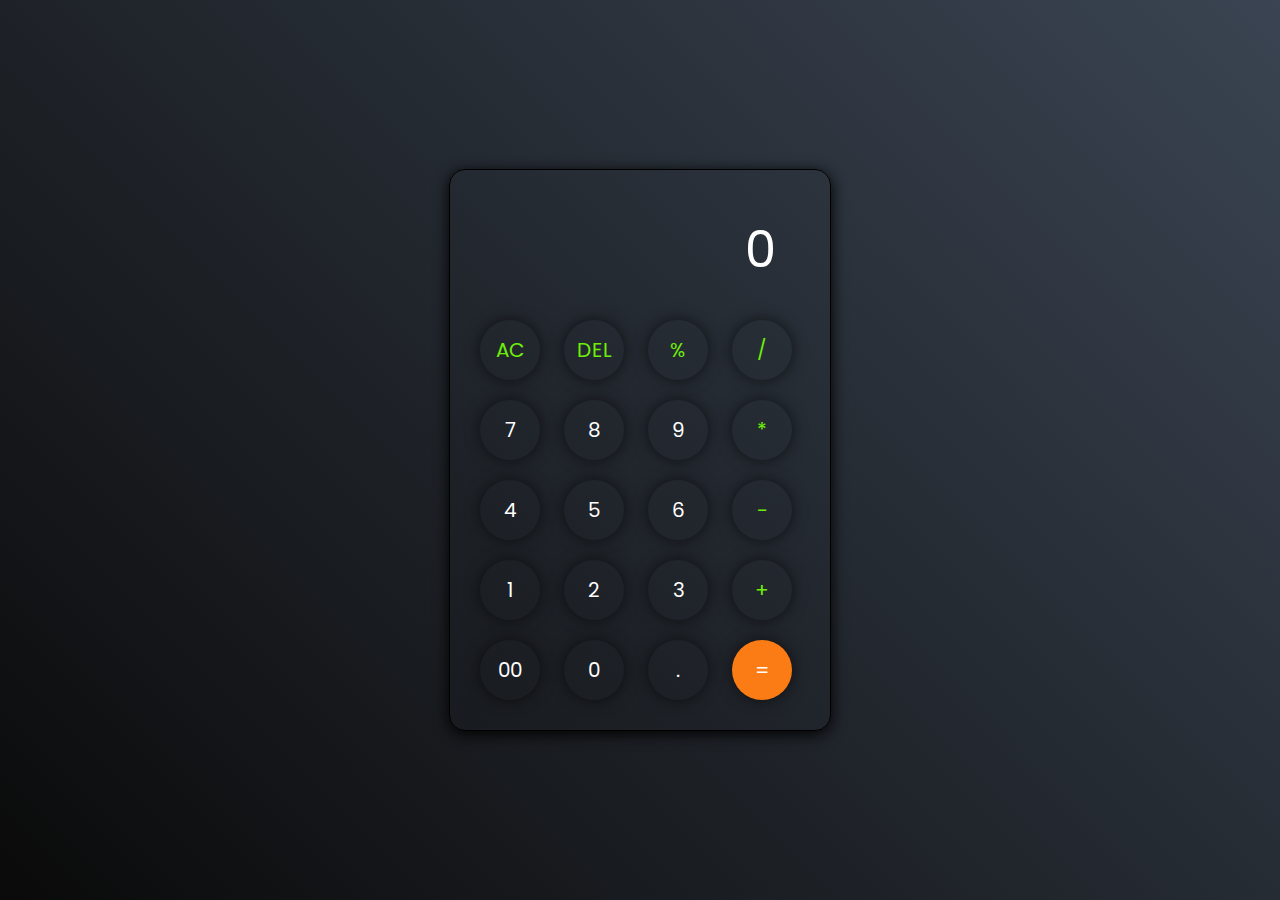
<file: index.html>
<!DOCTYPE html>
<html lang="en">

<head>
    <meta charset="UTF-8">
    <meta name="viewport" content="width=device-width, initial-scale=1.0">
    <link rel="stylesheet" href="cal.css">
    <link rel="preconnect" href="https://fonts.googleapis.com">
    <link rel="preconnect" href="https://fonts.gstatic.com" crossorigin>
    <link
        href="https://fonts.googleapis.com/css2?family=Poppins:ital,wght@0,100;0,200;0,300;0,400;0,500;0,600;0,700;0,800;0,900;1,100;1,200;1,300;1,400;1,500;1,600;1,700;1,800;1,900&display=swap"
        rel="stylesheet">
    <title>Calculator</title>
</head>

<body>
    <div class="calculator">
        <input type="text" placeholder="0" id="inputbox" disabled>

        <div>
            <button class="operator">AC</button>
            <button class="operator">DEL</button>
            <button class="operator">%</button>
            <button class="operator">/</button>
        </div>
        <div>
            <button>7</button>
            <button>8</button>
            <button>9</button>
            <button class="operator">*</button>
        </div>
        <div>
            <button>4</button>
            <button>5</button>
            <button>6</button>
            <button class="operator">-</button>
        </div>
        <div>
            <button>1</button>
            <button>2</button>
            <button>3</button>
            <button class="operator">+</button>
        </div>
        <div>
            <button>00</button>
            <button>0</button>
            <button>.</button>
            <button class="equalBtn">=</button>
        </div>
    </div>
<script src="cal.js"></script>
</body>

</html>
</file>
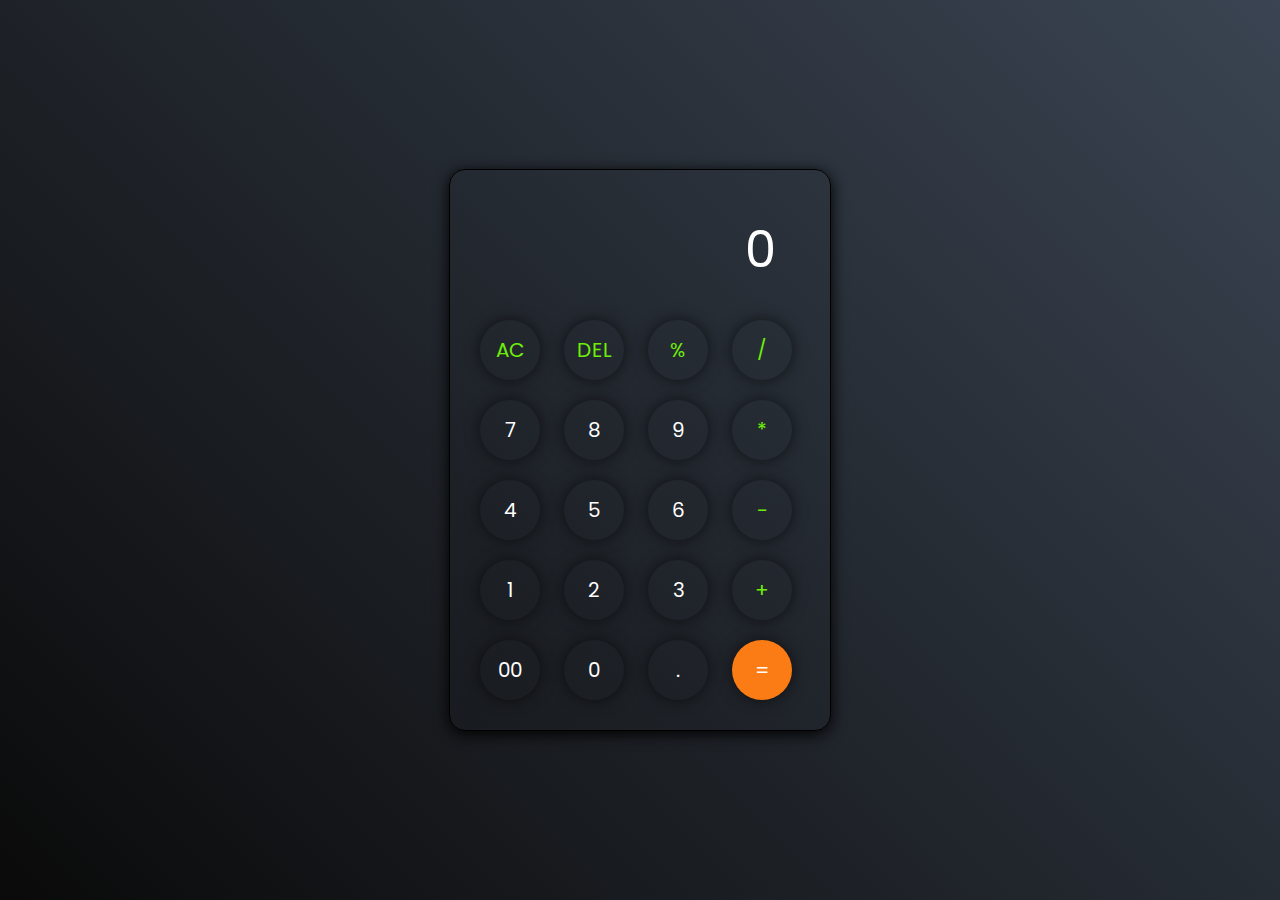
<file: cal.html>
<!DOCTYPE html>
<html lang="en">

<head>
    <meta charset="UTF-8">
    <meta name="viewport" content="width=device-width, initial-scale=1.0">
    <link rel="stylesheet" href="cal.css">
    <link rel="preconnect" href="https://fonts.googleapis.com">
    <link rel="preconnect" href="https://fonts.gstatic.com" crossorigin>
    <link
        href="https://fonts.googleapis.com/css2?family=Poppins:ital,wght@0,100;0,200;0,300;0,400;0,500;0,600;0,700;0,800;0,900;1,100;1,200;1,300;1,400;1,500;1,600;1,700;1,800;1,900&display=swap"
        rel="stylesheet">
    <title>Calculator</title>
</head>

<body>
    <div class="calculator">
        <input type="text" placeholder="0" id="inputbox">

        <div>
            <button class="operator">AC</button>
            <button class="operator">DEL</button>
            <button class="operator">%</button>
            <button class="operator">/</button>
        </div>
        <div>
            <button>7</button>
            <button>8</button>
            <button>9</button>
            <button class="operator">*</button>
        </div>
        <div>
            <button>4</button>
            <button>5</button>
            <button>6</button>
            <button class="operator">-</button>
        </div>
        <div>
            <button>1</button>
            <button>2</button>
            <button>3</button>
            <button class="operator">+</button>
        </div>
        <div>
            <button>00</button>
            <button>0</button>
            <button>.</button>
            <button class="equalBtn">=</button>
        </div>
    </div>
<script src="cal.js"></script>
</body>

</html>
</file>
<file: cal.css>
* {
    margin: 0;
    padding: 0;
    box-sizing: border-box;
    font-family: "Poppins", sans-serif;
}

body {
    width: 100%;
    height: 100vh;
    display: flex;
    justify-content: center;
    align-items: center;
    background: linear-gradient(45deg,#0a0a0a, #3a4452);
}
.calculator{
    border: 1px solid rgb(0, 0, 0);
    padding: 20px;
    border-radius: 16px;
    background: transparent;
    box-shadow: 0px 3px 15px black;
}
input{
    width: 320px ;
    background: transparent;
    text-align:right;
    /* box-shadow: 0px 3px 15px; */
    cursor: pointer;
    border: none;
    margin: 10px;
    height: 100px;
    border-radius:16px ;
    font-size: 50px;
    padding: 24px;
    justify-content: center;
    color: white;
}
input::placeholder{
    color:white;
}
button{
    border:none;
    background: transparent;
    color: white;
    font-size: 20px;
    border-radius: 50%;
    cursor:pointer;
    box-shadow: 0px 0px 15px rgba(0, 0, 0, 0.6);
    margin: 10px;
    width: 60px;
    height: 60px;
}
.equalBtn{
    background: #fb7c14;
}
.operator{
    color:#6dee0a;
}
</file>
